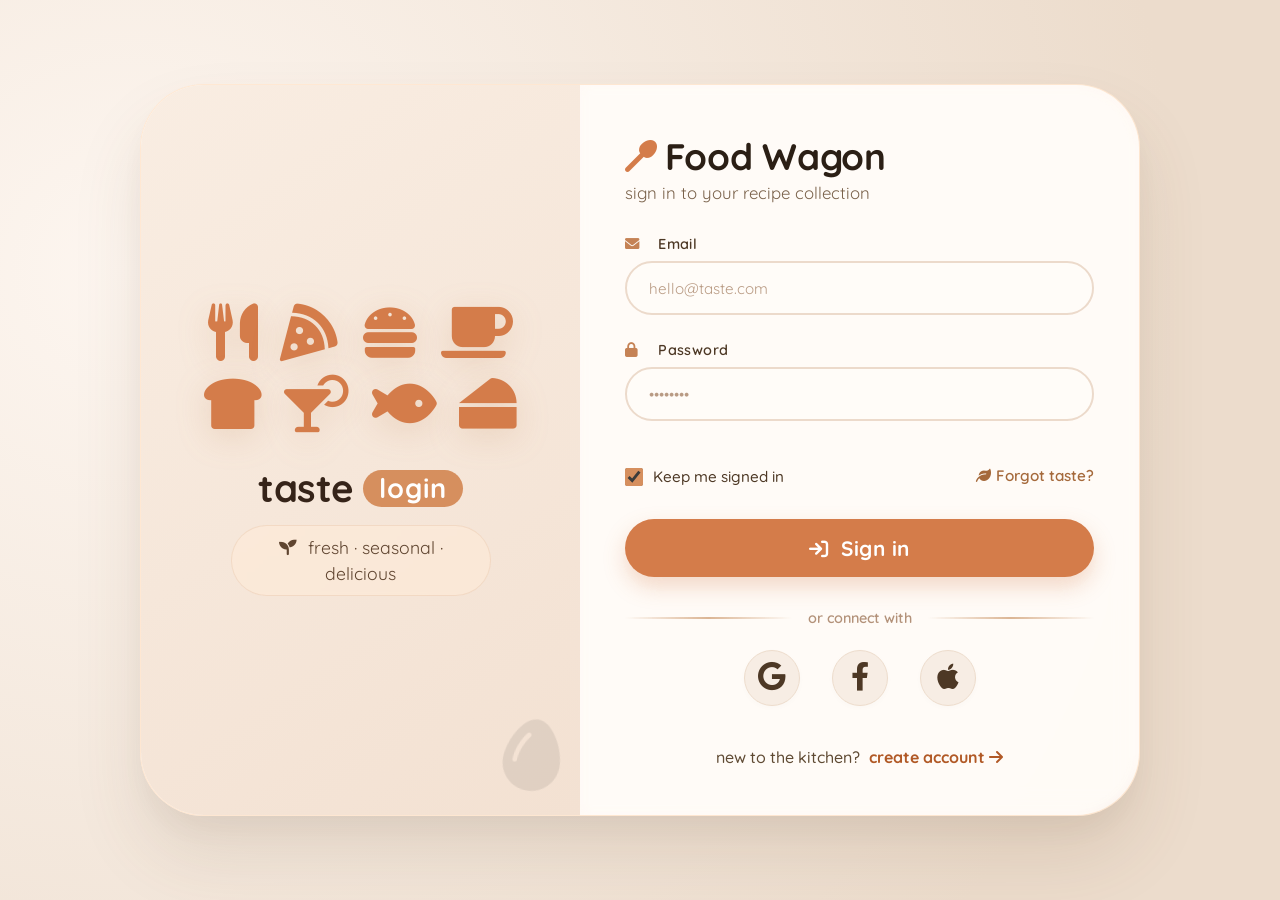
<file: Food_Loginpage.html>
<!DOCTYPE html>
<html lang="en">
<head>
    <meta charset="UTF-8" />
    <meta name="viewport" content="width=device-width, initial-scale=1.0"/>
    <title>Foodie Login · delicious</title>
    <link rel="preconnect" href="https://fonts.googleapis.com" />
    <link rel="preconnect" href="https://fonts.gstatic.com" crossorigin />
    <link href="https://fonts.googleapis.com/css2?family=Quicksand:wght@400;600;700&display=swap" rel="stylesheet"/>
    <link rel="stylesheet" href="https://cdnjs.cloudflare.com/ajax/libs/font-awesome/6.0.0-beta3/css/all.min.css"/>
    <style>
        * {
            margin: 0;
            padding: 0;
            box-sizing: border-box;
        }

        body {
            font-family: 'Quicksand', sans-serif;
            min-height: 100vh;
            display: flex;
            align-items: center;
            justify-content: center;
            background: #f7efe8;
            background-image: radial-gradient(circle at 10% 30%, #fdf6f0 0%, #ecdccc 80%);
            padding: 0.5rem;
        }

        .login-card {
            display: flex;
            flex-wrap: wrap;
            max-width: 1000px;
            width: 100%;
            background: rgba(255, 250, 245, 0.80);
            backdrop-filter: blur(12px);
            border-radius: 64px 64px 64px 64px;
            box-shadow: 0 40px 70px rgba(110, 70, 40, 0.12),
                        0 16px 32px rgba(0, 0, 0, 0.04);
            overflow: hidden;
            border: 1px solid rgba(255, 215, 180, 0.5);
            transition: all 0.3s ease;
        }

        .hero-side {
            flex: 1 1 44%;
            background: linear-gradient(145deg, #f9ede2, #f3e1d2);
            padding: 2.8rem 2rem;
            display: flex;
            flex-direction: column;
            align-items: center;
            justify-content: center;
            position: relative;
            min-height: 360px;
        }

        .hero-side .food-mosaic {
            display: flex;
            flex-wrap: wrap;
            justify-content: center;
            gap: 0.8rem 1.4rem;
            margin-bottom: 2rem;
        }

        .hero-side .food-mosaic i {
            font-size: 3.6rem;
            color: #d47c4a;
            filter: drop-shadow(0 8px 16px rgba(190, 120, 70, 0.18));
            transition: transform 0.25s ease, color 0.2s;
        }

        .hero-side .food-mosaic i:hover {
            transform: translateY(-6px) rotate(3deg);
            color: #b85f2e;
        }

        .hero-side h2 {
            font-weight: 700;
            font-size: 2.4rem;
            letter-spacing: -0.5px;
            color: #362419;
            margin-bottom: 0.2rem;
            display: flex;
            align-items: center;
            gap: 0.6rem;
        }

        .hero-side h2 span {
            background: #d68f5e;
            color: white;
            padding: 0.1rem 1rem;
            border-radius: 60px;
            font-size: 1.7rem;
            letter-spacing: 1px;
        }

        .hero-side .tagline {
            font-weight: 400;
            color: #5f4530;
            font-size: 1.1rem;
            max-width: 260px;
            text-align: center;
            line-height: 1.5;
            margin-top: 0.6rem;
            background: rgba(255, 235, 215, 0.5);
            padding: 0.5rem 1.2rem;
            border-radius: 60px;
            backdrop-filter: blur(2px);
            border: 1px solid rgba(210, 160, 120, 0.2);
        }

        .hero-side .floating-food {
            position: absolute;
            bottom: 12px;
            right: 18px;
            font-size: 4.8rem;
            opacity: 0.08;
            pointer-events: none;
            transform: rotate(10deg);
        }

        .form-side {
            flex: 1 1 56%;
            padding: 3rem 2.8rem;
            background: rgba(255, 252, 248, 0.6);
            backdrop-filter: blur(6px);
            display: flex;
            flex-direction: column;
            justify-content: center;
        }

        .form-side .welcome {
            margin-bottom: 2rem;
        }

        .form-side .welcome h1 {
            font-weight: 700;
            font-size: 2.3rem;
            color: #2b1f15;
            letter-spacing: -0.3px;
            display: flex;
            align-items: center;
            gap: 0.5rem;
        }

        .form-side .welcome h1 i {
            color: #d47c4a;
            font-size: 2rem;
        }

        .form-side .welcome p {
            color: #7a624b;
            font-weight: 400;
            margin-top: 0.2rem;
            font-size: 1.05rem;
        }

        .input-group {
            margin-bottom: 1.6rem;
            position: relative;
        }

        .input-group label {
            display: block;
            font-weight: 600;
            font-size: 0.9rem;
            color: #4d3825;
            margin-bottom: 0.5rem;
            letter-spacing: 0.4px;
        }

        .input-group label i {
            margin-right: 0.6rem;
            color: #c58255;
            width: 1.2rem;
        }

        .input-group input {
            width: 100%;
            padding: 0.95rem 1.4rem;
            font-size: 1rem;
            border: 2px solid #ecdacb;
            border-radius: 60px;
            background: white;
            outline: none;
            transition: all 0.2s ease;
            font-family: 'Quicksand', sans-serif;
            font-weight: 500;
            color: #1f160f;
            background: #fffcf8;
        }

        .input-group input:focus {
            border-color: #d68f5e;
            box-shadow: 0 0 0 5px rgba(214, 143, 94, 0.12);
            background: #ffffff;
        }

        .input-group input::placeholder {
            color: #b99b84;
            font-weight: 400;
            font-size: 0.95rem;
        }

        .row-actions {
            display: flex;
            justify-content: space-between;
            align-items: center;
            margin: 1.2rem 0 2rem;
            flex-wrap: wrap;
            gap: 0.6rem;
        }

        .row-actions .remember {
            display: flex;
            align-items: center;
            gap: 0.6rem;
            font-size: 0.95rem;
            color: #4d3825;
            font-weight: 500;
        }

        .row-actions .remember input[type="checkbox"] {
            width: 18px;
            height: 18px;
            accent-color: #d68f5e;
            border-radius: 6px;
            cursor: pointer;
        }

        .row-actions a {
            color: #a5693b;
            font-weight: 600;
            text-decoration: none;
            font-size: 0.95rem;
            border-bottom: 2px solid transparent;
            transition: 0.15s;
            display: inline-flex;
            align-items: center;
            gap: 0.3rem;
        }

        .row-actions a:hover {
            border-bottom-color: #d68f5e;
            color: #7d4f2b;
        }

        .btn-login {
            width: 100%;
            padding: 1rem;
            background: #d47c4a;
            border: none;
            border-radius: 60px;
            font-size: 1.3rem;
            font-weight: 700;
            color: white;
            font-family: 'Quicksand', sans-serif;
            letter-spacing: 0.5px;
            cursor: pointer;
            transition: all 0.2s ease;
            box-shadow: 0 10px 22px rgba(212, 124, 74, 0.28);
            display: flex;
            align-items: center;
            justify-content: center;
            gap: 0.8rem;
        }

        .btn-login i {
            font-size: 1.2rem;
        }

        .btn-login:hover {
            background: #be6a3b;
            transform: scale(1.01);
            box-shadow: 0 14px 28px rgba(190, 106, 59, 0.30);
        }

        .btn-login:active {
            transform: scale(0.97);
        }

        .divider {
            display: flex;
            align-items: center;
            gap: 1rem;
            margin: 2rem 0 1.2rem;
            color: #b3927a;
            font-weight: 600;
            font-size: 0.9rem;
        }

        .divider::before,
        .divider::after {
            content: "";
            flex: 1;
            height: 2px;
            background: linear-gradient(90deg, transparent, #dbb594, transparent);
        }

        .social-login {
            display: flex;
            justify-content: center;
            gap: 2rem;
            margin: 0.2rem 0 0.8rem;
        }

        .social-login a {
            background: #f7ede4;
            color: #4d3825;
            width: 56px;
            height: 56px;
            border-radius: 60px;
            display: flex;
            align-items: center;
            justify-content: center;
            font-size: 1.8rem;
            text-decoration: none;
            transition: all 0.2s ease;
            border: 1px solid #eddccc;
            box-shadow: 0 2px 6px rgba(0,0,0,0.02);
        }

        .social-login a:hover {
            background: #dbaa83;
            color: white;
            transform: translateY(-5px);
            border-color: #c58b62;
            box-shadow: 0 14px 24px rgba(180, 120, 80, 0.12);
        }

        .signup-tip {
            text-align: center;
            margin-top: 1.8rem;
            color: #5f4a33;
            font-weight: 500;
        }

        .signup-tip a {
            color: #b15926;
            font-weight: 700;
            text-decoration: none;
            margin-left: 0.3rem;
            border-bottom: 2px solid transparent;
            transition: 0.15s;
        }

        .signup-tip a:hover {
            border-bottom-color: #b15926;
        }

        @media screen and (max-width: 780px) {
            .login-card {
                border-radius: 44px;
                flex-direction: column;
            }

            .hero-side {
                padding: 2rem 1.5rem;
                min-height: 220px;
            }

            .hero-side .food-mosaic i {
                font-size: 2.8rem;
            }

            .hero-side h2 {
                font-size: 2rem;
            }
            .hero-side h2 span {
                font-size: 1.4rem;
                padding: 0.1rem 0.8rem;
            }

            .form-side {
                padding: 2.2rem 1.8rem;
            }

            .form-side .welcome h1 {
                font-size: 2rem;
            }
        }

        @media screen and (max-width: 480px) {
            .login-card {
                border-radius: 32px;
            }

            .hero-side .food-mosaic {
                gap: 0.5rem 0.9rem;
            }
            .hero-side .food-mosaic i {
                font-size: 2.2rem;
            }

            .row-actions {
                flex-direction: column;
                align-items: flex-start;
                gap: 0.8rem;
            }

            .btn-login {
                font-size: 1.1rem;
                padding: 0.85rem;
            }

            .social-login a {
                width: 48px;
                height: 48px;
                font-size: 1.5rem;
            }
        }
    </style>
</head>
<body><form action="index.html">
    <div class="login-card">
        <div class="hero-side">
            <div class="food-mosaic">
                <i class="fas fa-utensils"></i>
                <i class="fas fa-pizza-slice"></i>
                <i class="fas fa-hamburger"></i>
                <i class="fas fa-coffee"></i>
                <i class="fas fa-bread-slice"></i>
                <i class="fas fa-cocktail"></i>
                <i class="fas fa-fish"></i>
                <i class="fas fa-cheese"></i>
            </div>
            <h2>taste <span>login</span></h2>
            <div class="tagline">
                <i class="fas fa-seedling" style="margin-right: 6px;"></i> fresh · seasonal · delicious
            </div>
            <div class="floating-food">
                <i class="fas fa-egg"></i>
            </div>
        </div>

        <div class="form-side">
            <div class="welcome">
                <h1><i class="fas fa-utensil-spoon"></i>Food Wagon</h1>
                <p>sign in to your recipe collection</p>
            </div>

            <form action="#" method="POST">
                <div class="input-group">
                    <label for="email"><i class="fas fa-envelope"></i> Email</label>
                    <input type="email" id="email" placeholder="hello@taste.com" required>
                </div>

                <div class="input-group">
                    <label for="password"><i class="fas fa-lock"></i> Password</label>
                    <input type="password" id="password" placeholder="••••••••" required>
                </div>

                <div class="row-actions">
                    <label class="remember">
                        <input type="checkbox" checked> Keep me signed in
                    </label>
                    <a href="#"><i class="fas fa-leaf"></i> Forgot taste?</a>
                </div>

                <button type="submit" class="btn-login">
                    <i class="fas fa-arrow-right-to-bracket"></i> Sign in
                </button>
            </form>

            <div class="divider">or connect with</div>

            <div class="social-login">
                <a href="#" aria-label="Google"><i class="fab fa-google"></i></a>
                <a href="#" aria-label="Facebook"><i class="fab fa-facebook-f"></i></a>
                <a href="#" aria-label="Apple"><i class="fab fa-apple"></i></a>
            </div>

            <div class="signup-tip">
                new to the kitchen? <a href="#">create account <i class="fas fa-arrow-right"></i></a>
            </div>
        </div>
    </div>
    </form>
</body>
</html>
</file>
